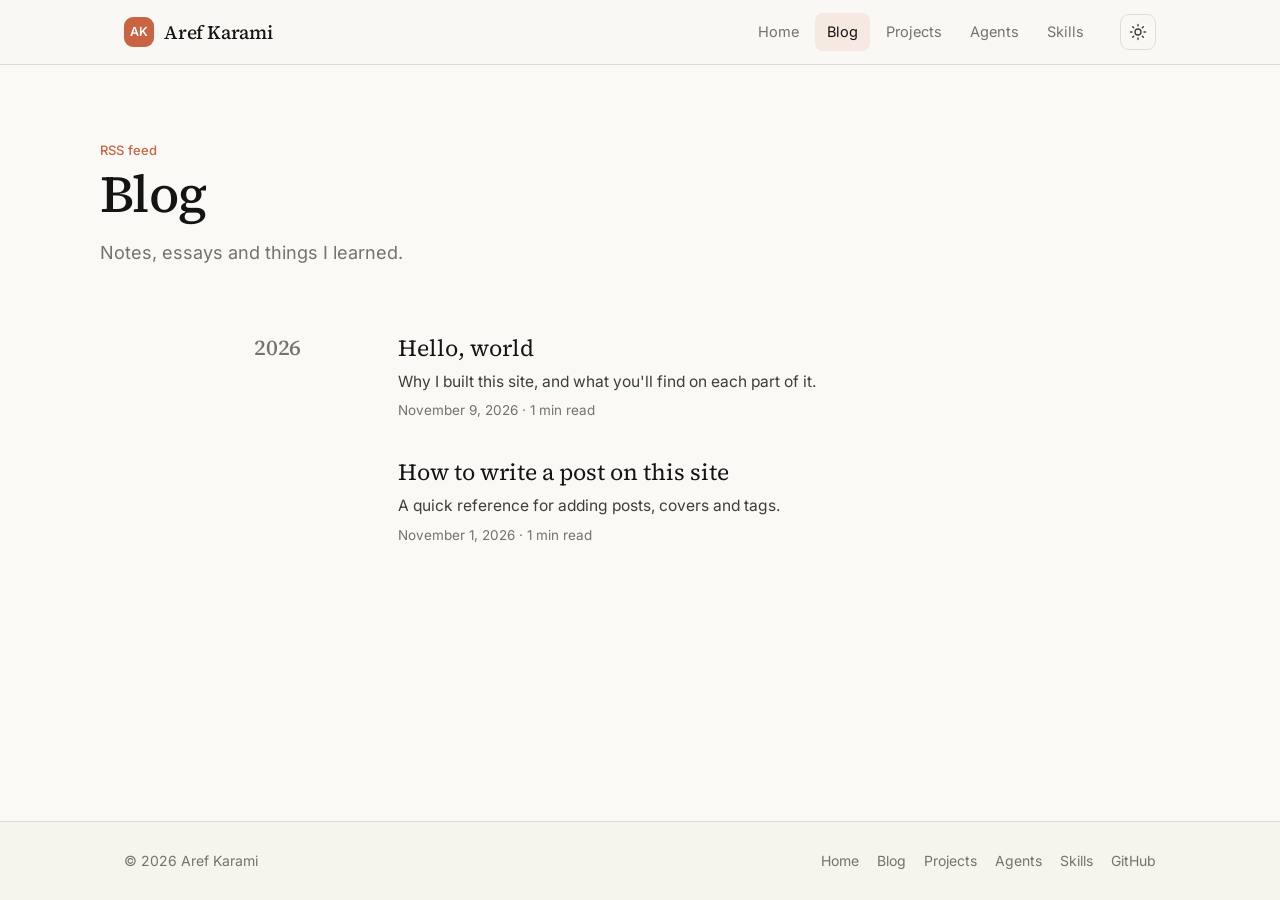
<file: index.html>
<!DOCTYPE html><html lang="en"><head><meta charset="utf-8"><meta name="viewport" content="width=device-width, initial-scale=1"><title>Blog · Aref Karami</title><meta name="description" content="Notes, essays and things I learned."><link rel="canonical" href="https://blog.arefkarami.ir/"><link rel="icon" href="/favicon.svg" type="image/svg+xml"><meta property="og:title" content="Blog · Aref Karami"><meta property="og:description" content="Notes, essays and things I learned."><meta property="og:url" content="https://blog.arefkarami.ir/"><meta property="og:type" content="website"><meta name="theme-color" content="#faf9f5" media="(prefers-color-scheme: light)"><meta name="theme-color" content="#262624" media="(prefers-color-scheme: dark)"><link rel="alternate" type="application/rss+xml" title="Aref Karami · Blog" href="/rss.xml"><script>
      // Theme is stored in a cookie on the parent domain, so all subdomains share it.
      (function () {
        var m = document.cookie.match(/(?:^|; )theme=(light|dark)/);
        var t = m ? m[1] : matchMedia('(prefers-color-scheme: dark)').matches ? 'dark' : 'light';
        document.documentElement.dataset.theme = t;
      })();
    </script><link rel="stylesheet" href="/_astro/Base.CtZxpJiq.css"><style>.page-head[data-astro-cid-lcdefpme] .eyebrow[data-astro-cid-lcdefpme] a[data-astro-cid-lcdefpme]{color:var(--accent)}.list[data-astro-cid-lcdefpme]{max-width:820px}.year[data-astro-cid-lcdefpme]{grid-template-columns:120px 1fr;gap:24px;padding-block:8px 32px;display:grid}.year[data-astro-cid-lcdefpme]+.year[data-astro-cid-lcdefpme]{border-top:1px solid var(--border);padding-top:32px}h2[data-astro-cid-lcdefpme]{color:var(--muted);padding-top:18px;font-size:22px}ul[data-astro-cid-lcdefpme]{margin:0;padding:0;list-style:none}li[data-astro-cid-lcdefpme] a[data-astro-cid-lcdefpme]{border-radius:var(--radius);flex-direction:column;gap:6px;margin-inline:-20px;padding:18px 20px;transition:background .15s;display:flex}li[data-astro-cid-lcdefpme] a[data-astro-cid-lcdefpme]:hover{background:var(--bg-soft)}li[data-astro-cid-lcdefpme] a[data-astro-cid-lcdefpme]:hover .title[data-astro-cid-lcdefpme]{color:var(--accent)}.title[data-astro-cid-lcdefpme]{font-family:var(--serif);font-size:23px;line-height:1.3;transition:color .15s}.desc[data-astro-cid-lcdefpme]{color:var(--text-2);font-size:15.5px}.meta[data-astro-cid-lcdefpme]{color:var(--muted);font-size:13.5px}@media (width<=640px){.year[data-astro-cid-lcdefpme]{grid-template-columns:1fr;gap:0}h2[data-astro-cid-lcdefpme]{padding-top:0}}
</style></head><body><header class="header" data-astro-cid-v7r2cqrx><div class="wrap bar" data-astro-cid-v7r2cqrx><a class="brand" href="https://arefkarami.ir/" data-astro-cid-v7r2cqrx><span class="mark" aria-hidden="true" data-astro-cid-v7r2cqrx>AK</span><span class="name" data-astro-cid-v7r2cqrx>Aref Karami</span></a><nav class="nav" aria-label="Sites" data-astro-cid-v7r2cqrx><a href="https://arefkarami.ir/" data-astro-cid-v7r2cqrx>Home</a><a href="https://blog.arefkarami.ir/" aria-current="page" data-astro-cid-v7r2cqrx>Blog</a><a href="https://projects.arefkarami.ir/" data-astro-cid-v7r2cqrx>Projects</a><a href="https://agents.arefkarami.ir/" data-astro-cid-v7r2cqrx>Agents</a><a href="https://skills.arefkarami.ir/" data-astro-cid-v7r2cqrx>Skills</a></nav><button class="theme" type="button" aria-label="Toggle dark mode" data-theme-toggle data-astro-cid-v7r2cqrx><svg class="sun" viewBox="0 0 24 24" width="18" height="18" fill="none" stroke="currentColor" stroke-width="1.8" stroke-linecap="round" data-astro-cid-v7r2cqrx><circle cx="12" cy="12" r="4" data-astro-cid-v7r2cqrx></circle><path d="M12 2v2M12 20v2M4.9 4.9l1.4 1.4M17.7 17.7l1.4 1.4M2 12h2M20 12h2M4.9 19.1l1.4-1.4M17.7 6.3l1.4-1.4" data-astro-cid-v7r2cqrx></path></svg><svg class="moon" viewBox="0 0 24 24" width="18" height="18" fill="none" stroke="currentColor" stroke-width="1.8" stroke-linejoin="round" data-astro-cid-v7r2cqrx><path d="M20.5 14.5A8.5 8.5 0 0 1 9.5 3.5a8.5 8.5 0 1 0 11 11Z" data-astro-cid-v7r2cqrx></path></svg></button></div></header><script type="module">document.querySelector(`[data-theme-toggle]`)?.addEventListener(`click`,()=>{let e=document.documentElement.dataset.theme===`dark`?`light`:`dark`;document.documentElement.dataset.theme=e;let t=location.hostname.endsWith(`arefkarami.ir`)?`; domain=.arefkarami.ir`:``;document.cookie=`theme=${e}; path=/; max-age=31536000; samesite=lax${t}`});</script><main><section class="wrap page-head" data-astro-cid-lcdefpme><span class="eyebrow" data-astro-cid-lcdefpme><a href="/rss.xml" data-astro-cid-lcdefpme>RSS feed</a></span><h1 data-astro-cid-lcdefpme>Blog</h1><p data-astro-cid-lcdefpme>Notes, essays and things I learned.</p></section><section class="wrap list" data-astro-cid-lcdefpme><div class="year" data-astro-cid-lcdefpme><h2 data-astro-cid-lcdefpme>2026</h2><ul data-astro-cid-lcdefpme><li data-astro-cid-lcdefpme><a href="/hello-world/" data-astro-cid-lcdefpme><span class="title" data-astro-cid-lcdefpme>Hello, world</span><span class="desc" data-astro-cid-lcdefpme>Why I built this site, and what you&#39;ll find on each part of it.</span><span class="meta" data-astro-cid-lcdefpme>November 9, 2026 · 1 min read</span></a></li><li data-astro-cid-lcdefpme><a href="/how-to-write-a-post/" data-astro-cid-lcdefpme><span class="title" data-astro-cid-lcdefpme>How to write a post on this site</span><span class="desc" data-astro-cid-lcdefpme>A quick reference for adding posts, covers and tags.</span><span class="meta" data-astro-cid-lcdefpme>November 1, 2026 · 1 min read</span></a></li></ul></div></section></main><footer class="footer" data-astro-cid-bmedpnj6><div class="wrap row" data-astro-cid-bmedpnj6><p class="copy" data-astro-cid-bmedpnj6>© 2026 Aref Karami</p><nav aria-label="Footer" data-astro-cid-bmedpnj6><a href="https://arefkarami.ir/" data-astro-cid-bmedpnj6>Home</a><a href="https://blog.arefkarami.ir/" data-astro-cid-bmedpnj6>Blog</a><a href="https://projects.arefkarami.ir/" data-astro-cid-bmedpnj6>Projects</a><a href="https://agents.arefkarami.ir/" data-astro-cid-bmedpnj6>Agents</a><a href="https://skills.arefkarami.ir/" data-astro-cid-bmedpnj6>Skills</a><a href="https://github.com/Aref-karami" rel="me noopener" target="_blank" data-astro-cid-bmedpnj6>GitHub</a></nav></div></footer></body></html>
</file>
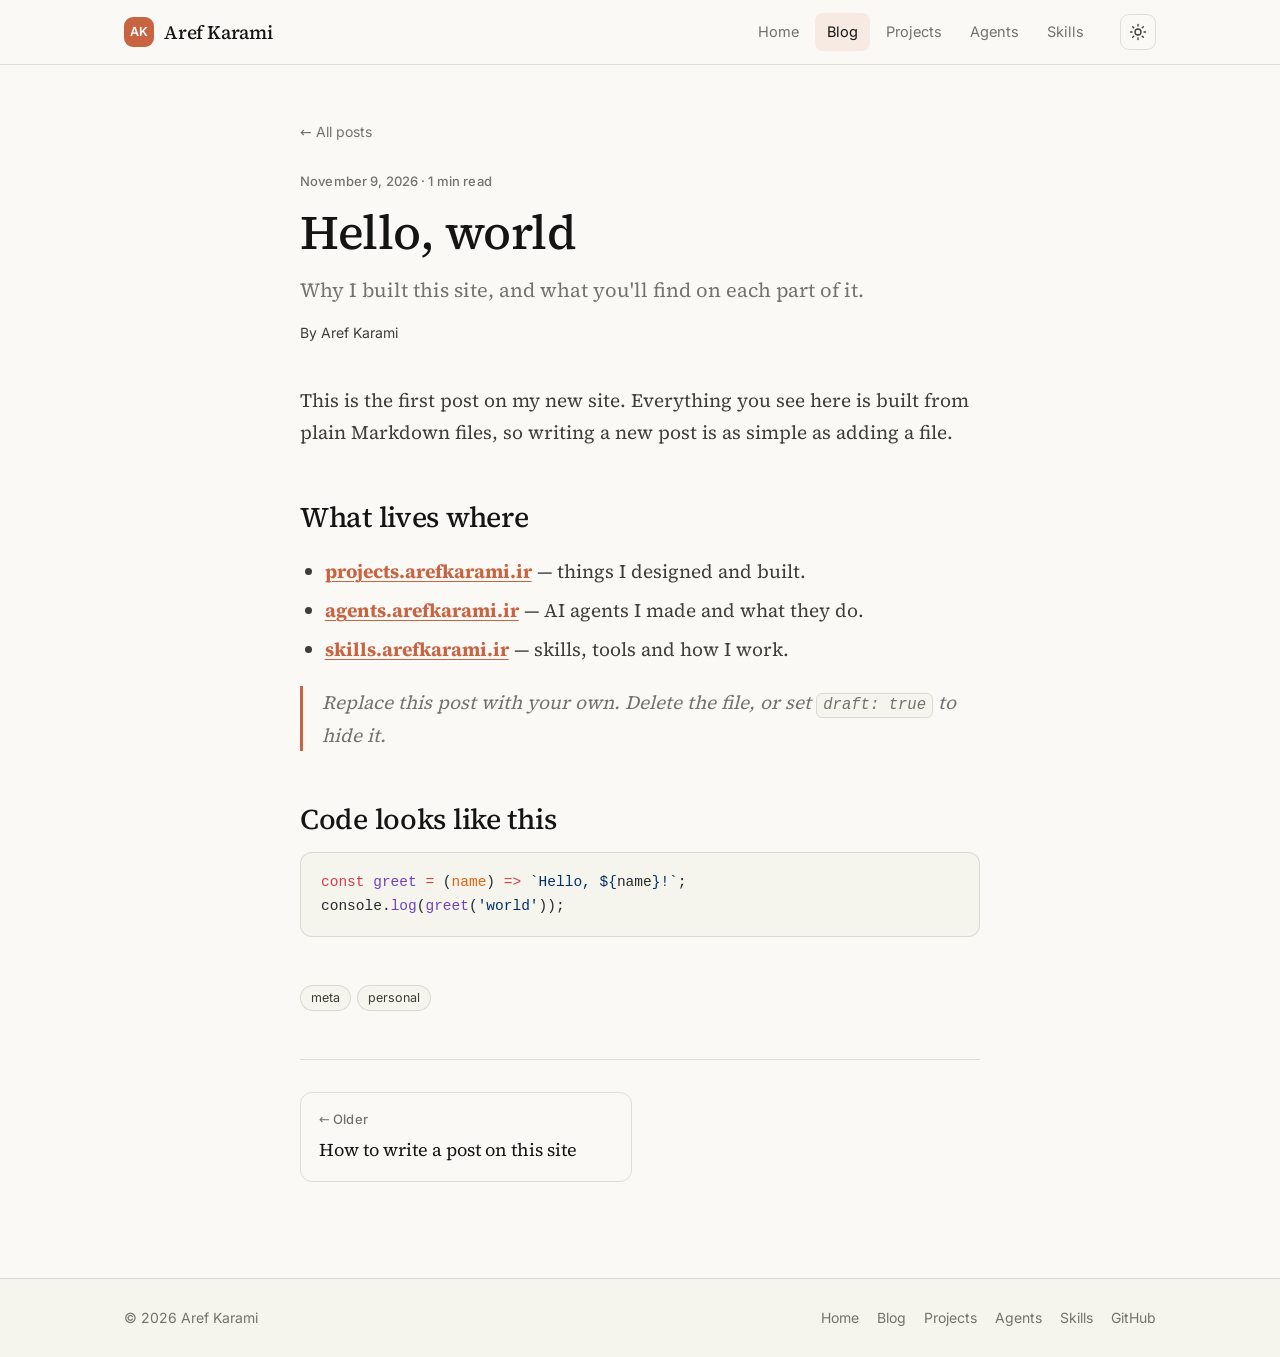
<file: hello-world/index.html>
<!DOCTYPE html><html lang="en"><head><meta charset="utf-8"><meta name="viewport" content="width=device-width, initial-scale=1"><title>Hello, world · Aref Karami</title><meta name="description" content="Why I built this site, and what you'll find on each part of it."><link rel="canonical" href="https://blog.arefkarami.ir/hello-world/"><link rel="icon" href="/favicon.svg" type="image/svg+xml"><meta property="og:title" content="Hello, world · Aref Karami"><meta property="og:description" content="Why I built this site, and what you'll find on each part of it."><meta property="og:url" content="https://blog.arefkarami.ir/hello-world/"><meta property="og:type" content="website"><meta name="theme-color" content="#faf9f5" media="(prefers-color-scheme: light)"><meta name="theme-color" content="#262624" media="(prefers-color-scheme: dark)"><link rel="alternate" type="application/rss+xml" title="Aref Karami · Blog" href="/rss.xml"><script>
      // Theme is stored in a cookie on the parent domain, so all subdomains share it.
      (function () {
        var m = document.cookie.match(/(?:^|; )theme=(light|dark)/);
        var t = m ? m[1] : matchMedia('(prefers-color-scheme: dark)').matches ? 'dark' : 'light';
        document.documentElement.dataset.theme = t;
      })();
    </script><link rel="stylesheet" href="/_astro/Base.CtZxpJiq.css"><style>article[data-astro-cid-kpaidhwy]{max-width:calc(var(--prose) + 48px)}.head[data-astro-cid-kpaidhwy]{flex-direction:column;gap:12px;padding:56px 0 40px;display:flex}.back[data-astro-cid-kpaidhwy]{color:var(--muted);margin-bottom:16px;font-size:14px}.back[data-astro-cid-kpaidhwy]:hover{color:var(--accent)}h1[data-astro-cid-kpaidhwy]{font-size:clamp(34px,6vw,48px)}.lead[data-astro-cid-kpaidhwy]{font-size:20px;font-family:var(--serif);color:var(--muted)}.by[data-astro-cid-kpaidhwy]{color:var(--text-2);margin-top:4px;font-size:14px}.cover[data-astro-cid-kpaidhwy]{border-radius:var(--radius-lg);border:1px solid var(--border);width:100%;margin-bottom:44px}.tags[data-astro-cid-kpaidhwy]{flex-wrap:wrap;gap:6px;margin-top:48px;display:flex}.pager[data-astro-cid-kpaidhwy]{border-top:1px solid var(--border);grid-template-columns:1fr 1fr;gap:16px;margin-top:48px;padding-top:32px;display:grid}.pager[data-astro-cid-kpaidhwy] a[data-astro-cid-kpaidhwy]{font-family:var(--serif);border:1px solid var(--border);border-radius:var(--radius);flex-direction:column;gap:6px;padding:16px 18px;font-size:18px;display:flex}.pager[data-astro-cid-kpaidhwy] a[data-astro-cid-kpaidhwy]:hover{border-color:var(--accent)}.pager[data-astro-cid-kpaidhwy] .next[data-astro-cid-kpaidhwy]{text-align:right;grid-column:2}@media (width<=560px){.pager[data-astro-cid-kpaidhwy]{grid-template-columns:1fr}.pager[data-astro-cid-kpaidhwy] .next[data-astro-cid-kpaidhwy]{grid-column:1}}
</style></head><body><header class="header" data-astro-cid-v7r2cqrx><div class="wrap bar" data-astro-cid-v7r2cqrx><a class="brand" href="https://arefkarami.ir/" data-astro-cid-v7r2cqrx><span class="mark" aria-hidden="true" data-astro-cid-v7r2cqrx>AK</span><span class="name" data-astro-cid-v7r2cqrx>Aref Karami</span></a><nav class="nav" aria-label="Sites" data-astro-cid-v7r2cqrx><a href="https://arefkarami.ir/" data-astro-cid-v7r2cqrx>Home</a><a href="https://blog.arefkarami.ir/" aria-current="page" data-astro-cid-v7r2cqrx>Blog</a><a href="https://projects.arefkarami.ir/" data-astro-cid-v7r2cqrx>Projects</a><a href="https://agents.arefkarami.ir/" data-astro-cid-v7r2cqrx>Agents</a><a href="https://skills.arefkarami.ir/" data-astro-cid-v7r2cqrx>Skills</a></nav><button class="theme" type="button" aria-label="Toggle dark mode" data-theme-toggle data-astro-cid-v7r2cqrx><svg class="sun" viewBox="0 0 24 24" width="18" height="18" fill="none" stroke="currentColor" stroke-width="1.8" stroke-linecap="round" data-astro-cid-v7r2cqrx><circle cx="12" cy="12" r="4" data-astro-cid-v7r2cqrx></circle><path d="M12 2v2M12 20v2M4.9 4.9l1.4 1.4M17.7 17.7l1.4 1.4M2 12h2M20 12h2M4.9 19.1l1.4-1.4M17.7 6.3l1.4-1.4" data-astro-cid-v7r2cqrx></path></svg><svg class="moon" viewBox="0 0 24 24" width="18" height="18" fill="none" stroke="currentColor" stroke-width="1.8" stroke-linejoin="round" data-astro-cid-v7r2cqrx><path d="M20.5 14.5A8.5 8.5 0 0 1 9.5 3.5a8.5 8.5 0 1 0 11 11Z" data-astro-cid-v7r2cqrx></path></svg></button></div></header><script type="module">document.querySelector(`[data-theme-toggle]`)?.addEventListener(`click`,()=>{let e=document.documentElement.dataset.theme===`dark`?`light`:`dark`;document.documentElement.dataset.theme=e;let t=location.hostname.endsWith(`arefkarami.ir`)?`; domain=.arefkarami.ir`:``;document.cookie=`theme=${e}; path=/; max-age=31536000; samesite=lax${t}`});</script><main><article class="wrap" data-astro-cid-kpaidhwy><header class="head" data-astro-cid-kpaidhwy><a class="back" href="/" data-astro-cid-kpaidhwy>← All posts</a><span class="eyebrow" data-astro-cid-kpaidhwy>November 9, 2026 · 1 min read</span><h1 data-astro-cid-kpaidhwy>Hello, world</h1><p class="lead" data-astro-cid-kpaidhwy>Why I built this site, and what you&#39;ll find on each part of it.</p><span class="by" data-astro-cid-kpaidhwy>By Aref Karami</span></header><div class="prose" data-astro-cid-kpaidhwy><p>This is the first post on my new site. Everything you see here is built from plain
Markdown files, so writing a new post is as simple as adding a file.</p>
<h2 id="what-lives-where">What lives where</h2>
<ul>
<li><strong><a href="https://projects.arefkarami.ir">projects.arefkarami.ir</a></strong> — things I designed and built.</li>
<li><strong><a href="https://agents.arefkarami.ir">agents.arefkarami.ir</a></strong> — AI agents I made and what they do.</li>
<li><strong><a href="https://skills.arefkarami.ir">skills.arefkarami.ir</a></strong> — skills, tools and how I work.</li>
</ul>
<blockquote>
<p>Replace this post with your own. Delete the file, or set <code>draft: true</code> to hide it.</p>
</blockquote>
<h2 id="code-looks-like-this">Code looks like this</h2>
<pre class="astro-code astro-code-themes github-light github-dark" style="background-color:#fff;--shiki-dark-bg:#24292e;color:#24292e;--shiki-dark:#e1e4e8; overflow-x: auto;" tabindex="0" data-language="js"><code><span class="line"><span style="color:#D73A49;--shiki-dark:#F97583">const</span><span style="color:#6F42C1;--shiki-dark:#B392F0"> greet</span><span style="color:#D73A49;--shiki-dark:#F97583"> =</span><span style="color:#24292E;--shiki-dark:#E1E4E8"> (</span><span style="color:#E36209;--shiki-dark:#FFAB70">name</span><span style="color:#24292E;--shiki-dark:#E1E4E8">) </span><span style="color:#D73A49;--shiki-dark:#F97583">=&gt;</span><span style="color:#032F62;--shiki-dark:#9ECBFF"> `Hello, ${</span><span style="color:#24292E;--shiki-dark:#E1E4E8">name</span><span style="color:#032F62;--shiki-dark:#9ECBFF">}!`</span><span style="color:#24292E;--shiki-dark:#E1E4E8">;</span></span>
<span class="line"><span style="color:#24292E;--shiki-dark:#E1E4E8">console.</span><span style="color:#6F42C1;--shiki-dark:#B392F0">log</span><span style="color:#24292E;--shiki-dark:#E1E4E8">(</span><span style="color:#6F42C1;--shiki-dark:#B392F0">greet</span><span style="color:#24292E;--shiki-dark:#E1E4E8">(</span><span style="color:#032F62;--shiki-dark:#9ECBFF">'world'</span><span style="color:#24292E;--shiki-dark:#E1E4E8">));</span></span></code></pre>
</div><div class="tags" data-astro-cid-kpaidhwy><span class="tag" data-astro-cid-kpaidhwy>meta</span><span class="tag" data-astro-cid-kpaidhwy>personal</span></div><nav class="pager" aria-label="More posts" data-astro-cid-kpaidhwy><a href="/how-to-write-a-post/" data-astro-cid-kpaidhwy><span class="eyebrow" data-astro-cid-kpaidhwy>← Older</span>How to write a post on this site</a></nav></article></main><footer class="footer" data-astro-cid-bmedpnj6><div class="wrap row" data-astro-cid-bmedpnj6><p class="copy" data-astro-cid-bmedpnj6>© 2026 Aref Karami</p><nav aria-label="Footer" data-astro-cid-bmedpnj6><a href="https://arefkarami.ir/" data-astro-cid-bmedpnj6>Home</a><a href="https://blog.arefkarami.ir/" data-astro-cid-bmedpnj6>Blog</a><a href="https://projects.arefkarami.ir/" data-astro-cid-bmedpnj6>Projects</a><a href="https://agents.arefkarami.ir/" data-astro-cid-bmedpnj6>Agents</a><a href="https://skills.arefkarami.ir/" data-astro-cid-bmedpnj6>Skills</a><a href="https://github.com/Aref-karami" rel="me noopener" target="_blank" data-astro-cid-bmedpnj6>GitHub</a></nav></div></footer></body></html>
</file>
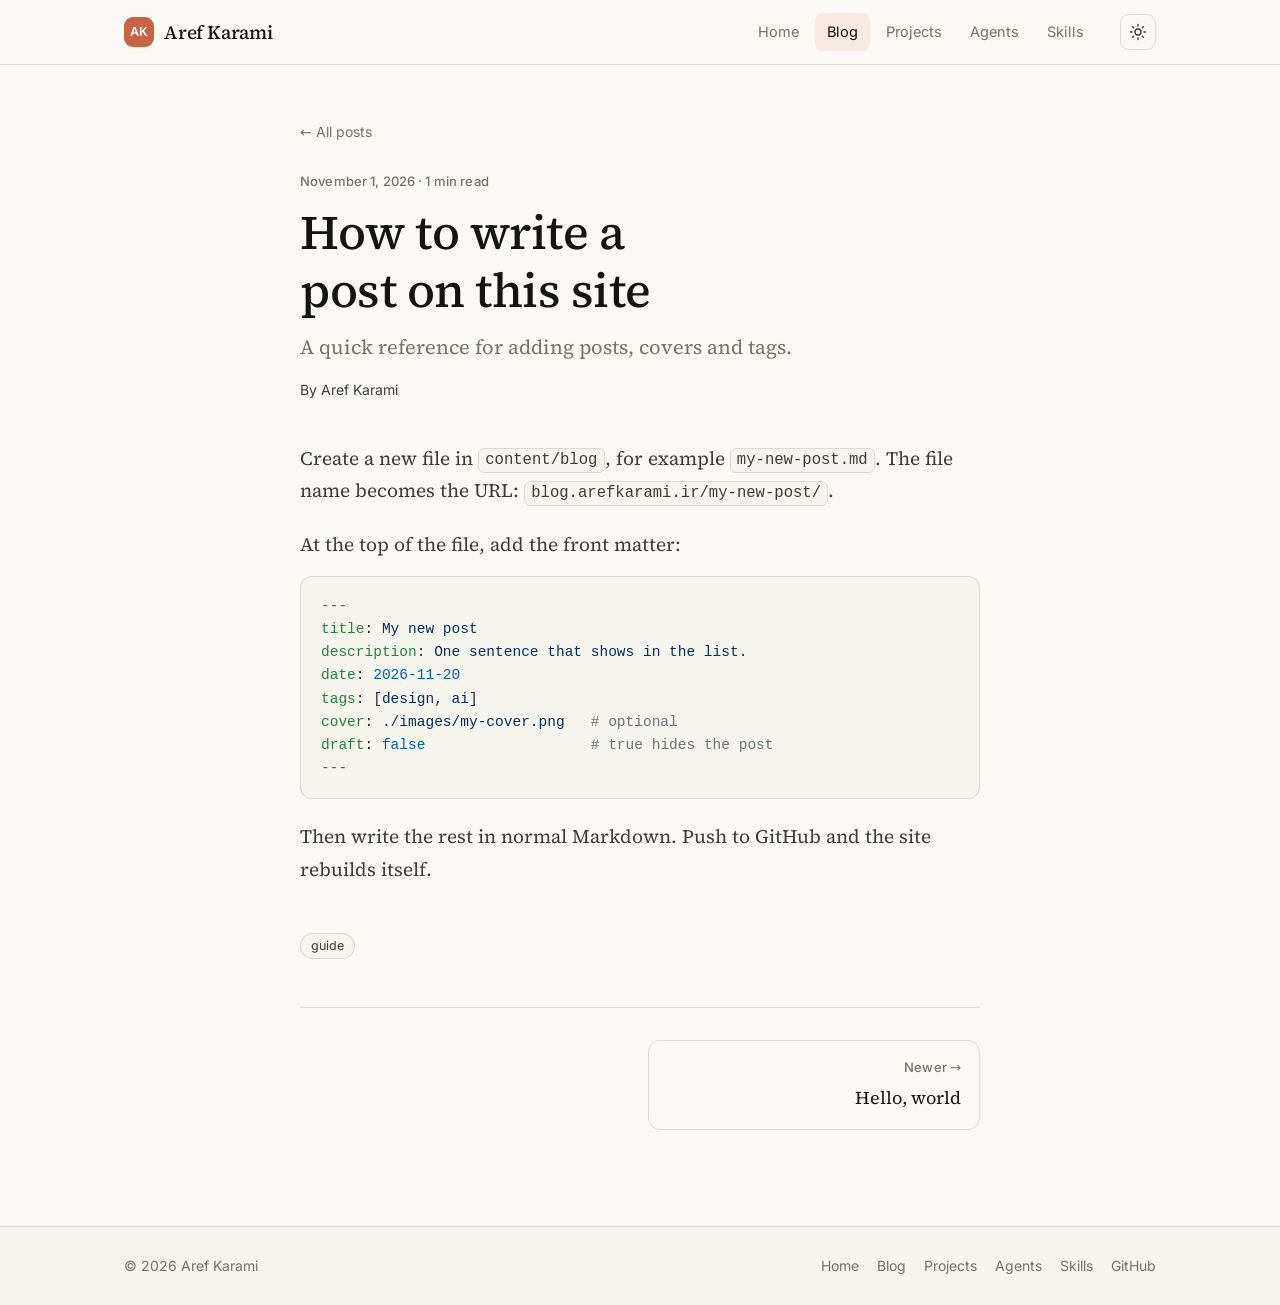
<file: how-to-write-a-post/index.html>
<!DOCTYPE html><html lang="en"><head><meta charset="utf-8"><meta name="viewport" content="width=device-width, initial-scale=1"><title>How to write a post on this site · Aref Karami</title><meta name="description" content="A quick reference for adding posts, covers and tags."><link rel="canonical" href="https://blog.arefkarami.ir/how-to-write-a-post/"><link rel="icon" href="/favicon.svg" type="image/svg+xml"><meta property="og:title" content="How to write a post on this site · Aref Karami"><meta property="og:description" content="A quick reference for adding posts, covers and tags."><meta property="og:url" content="https://blog.arefkarami.ir/how-to-write-a-post/"><meta property="og:type" content="website"><meta name="theme-color" content="#faf9f5" media="(prefers-color-scheme: light)"><meta name="theme-color" content="#262624" media="(prefers-color-scheme: dark)"><link rel="alternate" type="application/rss+xml" title="Aref Karami · Blog" href="/rss.xml"><script>
      // Theme is stored in a cookie on the parent domain, so all subdomains share it.
      (function () {
        var m = document.cookie.match(/(?:^|; )theme=(light|dark)/);
        var t = m ? m[1] : matchMedia('(prefers-color-scheme: dark)').matches ? 'dark' : 'light';
        document.documentElement.dataset.theme = t;
      })();
    </script><link rel="stylesheet" href="/_astro/Base.CtZxpJiq.css"><style>article[data-astro-cid-kpaidhwy]{max-width:calc(var(--prose) + 48px)}.head[data-astro-cid-kpaidhwy]{flex-direction:column;gap:12px;padding:56px 0 40px;display:flex}.back[data-astro-cid-kpaidhwy]{color:var(--muted);margin-bottom:16px;font-size:14px}.back[data-astro-cid-kpaidhwy]:hover{color:var(--accent)}h1[data-astro-cid-kpaidhwy]{font-size:clamp(34px,6vw,48px)}.lead[data-astro-cid-kpaidhwy]{font-size:20px;font-family:var(--serif);color:var(--muted)}.by[data-astro-cid-kpaidhwy]{color:var(--text-2);margin-top:4px;font-size:14px}.cover[data-astro-cid-kpaidhwy]{border-radius:var(--radius-lg);border:1px solid var(--border);width:100%;margin-bottom:44px}.tags[data-astro-cid-kpaidhwy]{flex-wrap:wrap;gap:6px;margin-top:48px;display:flex}.pager[data-astro-cid-kpaidhwy]{border-top:1px solid var(--border);grid-template-columns:1fr 1fr;gap:16px;margin-top:48px;padding-top:32px;display:grid}.pager[data-astro-cid-kpaidhwy] a[data-astro-cid-kpaidhwy]{font-family:var(--serif);border:1px solid var(--border);border-radius:var(--radius);flex-direction:column;gap:6px;padding:16px 18px;font-size:18px;display:flex}.pager[data-astro-cid-kpaidhwy] a[data-astro-cid-kpaidhwy]:hover{border-color:var(--accent)}.pager[data-astro-cid-kpaidhwy] .next[data-astro-cid-kpaidhwy]{text-align:right;grid-column:2}@media (width<=560px){.pager[data-astro-cid-kpaidhwy]{grid-template-columns:1fr}.pager[data-astro-cid-kpaidhwy] .next[data-astro-cid-kpaidhwy]{grid-column:1}}
</style></head><body><header class="header" data-astro-cid-v7r2cqrx><div class="wrap bar" data-astro-cid-v7r2cqrx><a class="brand" href="https://arefkarami.ir/" data-astro-cid-v7r2cqrx><span class="mark" aria-hidden="true" data-astro-cid-v7r2cqrx>AK</span><span class="name" data-astro-cid-v7r2cqrx>Aref Karami</span></a><nav class="nav" aria-label="Sites" data-astro-cid-v7r2cqrx><a href="https://arefkarami.ir/" data-astro-cid-v7r2cqrx>Home</a><a href="https://blog.arefkarami.ir/" aria-current="page" data-astro-cid-v7r2cqrx>Blog</a><a href="https://projects.arefkarami.ir/" data-astro-cid-v7r2cqrx>Projects</a><a href="https://agents.arefkarami.ir/" data-astro-cid-v7r2cqrx>Agents</a><a href="https://skills.arefkarami.ir/" data-astro-cid-v7r2cqrx>Skills</a></nav><button class="theme" type="button" aria-label="Toggle dark mode" data-theme-toggle data-astro-cid-v7r2cqrx><svg class="sun" viewBox="0 0 24 24" width="18" height="18" fill="none" stroke="currentColor" stroke-width="1.8" stroke-linecap="round" data-astro-cid-v7r2cqrx><circle cx="12" cy="12" r="4" data-astro-cid-v7r2cqrx></circle><path d="M12 2v2M12 20v2M4.9 4.9l1.4 1.4M17.7 17.7l1.4 1.4M2 12h2M20 12h2M4.9 19.1l1.4-1.4M17.7 6.3l1.4-1.4" data-astro-cid-v7r2cqrx></path></svg><svg class="moon" viewBox="0 0 24 24" width="18" height="18" fill="none" stroke="currentColor" stroke-width="1.8" stroke-linejoin="round" data-astro-cid-v7r2cqrx><path d="M20.5 14.5A8.5 8.5 0 0 1 9.5 3.5a8.5 8.5 0 1 0 11 11Z" data-astro-cid-v7r2cqrx></path></svg></button></div></header><script type="module">document.querySelector(`[data-theme-toggle]`)?.addEventListener(`click`,()=>{let e=document.documentElement.dataset.theme===`dark`?`light`:`dark`;document.documentElement.dataset.theme=e;let t=location.hostname.endsWith(`arefkarami.ir`)?`; domain=.arefkarami.ir`:``;document.cookie=`theme=${e}; path=/; max-age=31536000; samesite=lax${t}`});</script><main><article class="wrap" data-astro-cid-kpaidhwy><header class="head" data-astro-cid-kpaidhwy><a class="back" href="/" data-astro-cid-kpaidhwy>← All posts</a><span class="eyebrow" data-astro-cid-kpaidhwy>November 1, 2026 · 1 min read</span><h1 data-astro-cid-kpaidhwy>How to write a post on this site</h1><p class="lead" data-astro-cid-kpaidhwy>A quick reference for adding posts, covers and tags.</p><span class="by" data-astro-cid-kpaidhwy>By Aref Karami</span></header><div class="prose" data-astro-cid-kpaidhwy><p>Create a new file in <code>content/blog</code>, for example <code>my-new-post.md</code>. The file name
becomes the URL: <code>blog.arefkarami.ir/my-new-post/</code>.</p>
<p>At the top of the file, add the front matter:</p>
<pre class="astro-code astro-code-themes github-light github-dark" style="background-color:#fff;--shiki-dark-bg:#24292e;color:#24292e;--shiki-dark:#e1e4e8; overflow-x: auto;" tabindex="0" data-language="yaml"><code><span class="line"><span style="color:#6F42C1;--shiki-dark:#B392F0">---</span></span>
<span class="line"><span style="color:#22863A;--shiki-dark:#85E89D">title</span><span style="color:#24292E;--shiki-dark:#E1E4E8">: </span><span style="color:#032F62;--shiki-dark:#9ECBFF">My new post</span></span>
<span class="line"><span style="color:#22863A;--shiki-dark:#85E89D">description</span><span style="color:#24292E;--shiki-dark:#E1E4E8">: </span><span style="color:#032F62;--shiki-dark:#9ECBFF">One sentence that shows in the list.</span></span>
<span class="line"><span style="color:#22863A;--shiki-dark:#85E89D">date</span><span style="color:#24292E;--shiki-dark:#E1E4E8">: </span><span style="color:#005CC5;--shiki-dark:#79B8FF">2026-11-20</span></span>
<span class="line"><span style="color:#22863A;--shiki-dark:#85E89D">tags</span><span style="color:#24292E;--shiki-dark:#E1E4E8">: [</span><span style="color:#032F62;--shiki-dark:#9ECBFF">design</span><span style="color:#24292E;--shiki-dark:#E1E4E8">, </span><span style="color:#032F62;--shiki-dark:#9ECBFF">ai</span><span style="color:#24292E;--shiki-dark:#E1E4E8">]</span></span>
<span class="line"><span style="color:#22863A;--shiki-dark:#85E89D">cover</span><span style="color:#24292E;--shiki-dark:#E1E4E8">: </span><span style="color:#032F62;--shiki-dark:#9ECBFF">./images/my-cover.png</span><span style="color:#6A737D;--shiki-dark:#6A737D">   # optional</span></span>
<span class="line"><span style="color:#22863A;--shiki-dark:#85E89D">draft</span><span style="color:#24292E;--shiki-dark:#E1E4E8">: </span><span style="color:#005CC5;--shiki-dark:#79B8FF">false</span><span style="color:#6A737D;--shiki-dark:#6A737D">                   # true hides the post</span></span>
<span class="line"><span style="color:#6F42C1;--shiki-dark:#B392F0">---</span></span></code></pre>
<p>Then write the rest in normal Markdown. Push to GitHub and the site rebuilds itself.</p>
</div><div class="tags" data-astro-cid-kpaidhwy><span class="tag" data-astro-cid-kpaidhwy>guide</span></div><nav class="pager" aria-label="More posts" data-astro-cid-kpaidhwy><span data-astro-cid-kpaidhwy></span><a class="next" href="/hello-world/" data-astro-cid-kpaidhwy><span class="eyebrow" data-astro-cid-kpaidhwy>Newer →</span>Hello, world</a></nav></article></main><footer class="footer" data-astro-cid-bmedpnj6><div class="wrap row" data-astro-cid-bmedpnj6><p class="copy" data-astro-cid-bmedpnj6>© 2026 Aref Karami</p><nav aria-label="Footer" data-astro-cid-bmedpnj6><a href="https://arefkarami.ir/" data-astro-cid-bmedpnj6>Home</a><a href="https://blog.arefkarami.ir/" data-astro-cid-bmedpnj6>Blog</a><a href="https://projects.arefkarami.ir/" data-astro-cid-bmedpnj6>Projects</a><a href="https://agents.arefkarami.ir/" data-astro-cid-bmedpnj6>Agents</a><a href="https://skills.arefkarami.ir/" data-astro-cid-bmedpnj6>Skills</a><a href="https://github.com/Aref-karami" rel="me noopener" target="_blank" data-astro-cid-bmedpnj6>GitHub</a></nav></div></footer></body></html>
</file>
<file: _astro/Base.CtZxpJiq.css>
@font-face{font-family:"Source Serif 4 Variable";font-style:normal;font-display:swap;font-weight:200 900;src:url(/_astro/source-serif-4-cyrillic-ext-wght-normal.DHTKMUil.woff2)format("woff2-variations");unicode-range:U+460-52F,U+1C80-1C8A,U+20B4,U+2DE0-2DFF,U+A640-A69F,U+FE2E-FE2F}@font-face{font-family:"Source Serif 4 Variable";font-style:normal;font-display:swap;font-weight:200 900;src:url(/_astro/source-serif-4-cyrillic-wght-normal.B1g8a0vD.woff2)format("woff2-variations");unicode-range:U+301,U+400-45F,U+490-491,U+4B0-4B1,U+2116}@font-face{font-family:"Source Serif 4 Variable";font-style:normal;font-display:swap;font-weight:200 900;src:url(/_astro/source-serif-4-greek-wght-normal.BpXpdlRW.woff2)format("woff2-variations");unicode-range:U+370-377,U+37A-37F,U+384-38A,U+38C,U+38E-3A1,U+3A3-3FF}@font-face{font-family:"Source Serif 4 Variable";font-style:normal;font-display:swap;font-weight:200 900;src:url(/_astro/source-serif-4-vietnamese-wght-normal.BsaNuasd.woff2)format("woff2-variations");unicode-range:U+102-103,U+110-111,U+128-129,U+168-169,U+1A0-1A1,U+1AF-1B0,U+300-301,U+303-304,U+308-309,U+323,U+329,U+1EA0-1EF9,U+20AB}@font-face{font-family:"Source Serif 4 Variable";font-style:normal;font-display:swap;font-weight:200 900;src:url(/_astro/source-serif-4-latin-ext-wght-normal.BVZ5su8S.woff2)format("woff2-variations");unicode-range:U+100-2BA,U+2BD-2C5,U+2C7-2CC,U+2CE-2D7,U+2DD-2FF,U+304,U+308,U+329,U+1D00-1DBF,U+1E00-1E9F,U+1EF2-1EFF,U+2020,U+20A0-20AB,U+20AD-20C4,U+2113,U+2C60-2C7F,U+A720-A7FF}@font-face{font-family:"Source Serif 4 Variable";font-style:normal;font-display:swap;font-weight:200 900;src:url(/_astro/source-serif-4-latin-wght-normal.DMe4EKeb.woff2)format("woff2-variations");unicode-range:U+??,U+131,U+152-153,U+2BB-2BC,U+2C6,U+2DA,U+2DC,U+304,U+308,U+329,U+2000-206F,U+20AC,U+2122,U+2191,U+2193,U+2212,U+2215,U+FEFF,U+FFFD}@font-face{font-family:Inter Variable;font-style:normal;font-display:swap;font-weight:100 900;src:url(/_astro/inter-cyrillic-ext-wght-normal.BOeWTOD4.woff2)format("woff2-variations");unicode-range:U+460-52F,U+1C80-1C8A,U+20B4,U+2DE0-2DFF,U+A640-A69F,U+FE2E-FE2F}@font-face{font-family:Inter Variable;font-style:normal;font-display:swap;font-weight:100 900;src:url(/_astro/inter-cyrillic-wght-normal.DqGufNeO.woff2)format("woff2-variations");unicode-range:U+301,U+400-45F,U+490-491,U+4B0-4B1,U+2116}@font-face{font-family:Inter Variable;font-style:normal;font-display:swap;font-weight:100 900;src:url(/_astro/inter-greek-ext-wght-normal.DlzME5K_.woff2)format("woff2-variations");unicode-range:U+1F??}@font-face{font-family:Inter Variable;font-style:normal;font-display:swap;font-weight:100 900;src:url(/_astro/inter-greek-wght-normal.CkhJZR-_.woff2)format("woff2-variations");unicode-range:U+370-377,U+37A-37F,U+384-38A,U+38C,U+38E-3A1,U+3A3-3FF}@font-face{font-family:Inter Variable;font-style:normal;font-display:swap;font-weight:100 900;src:url(/_astro/inter-vietnamese-wght-normal.CBcvBZtf.woff2)format("woff2-variations");unicode-range:U+102-103,U+110-111,U+128-129,U+168-169,U+1A0-1A1,U+1AF-1B0,U+300-301,U+303-304,U+308-309,U+323,U+329,U+1EA0-1EF9,U+20AB}@font-face{font-family:Inter Variable;font-style:normal;font-display:swap;font-weight:100 900;src:url(/_astro/inter-latin-ext-wght-normal.DO1Apj_S.woff2)format("woff2-variations");unicode-range:U+100-2BA,U+2BD-2C5,U+2C7-2CC,U+2CE-2D7,U+2DD-2FF,U+304,U+308,U+329,U+1D00-1DBF,U+1E00-1E9F,U+1EF2-1EFF,U+2020,U+20A0-20AB,U+20AD-20C0,U+2113,U+2C60-2C7F,U+A720-A7FF}@font-face{font-family:Inter Variable;font-style:normal;font-display:swap;font-weight:100 900;src:url(/_astro/inter-latin-wght-normal.Dx4kXJAl.woff2)format("woff2-variations");unicode-range:U+??,U+131,U+152-153,U+2BB-2BC,U+2C6,U+2DA,U+2DC,U+304,U+308,U+329,U+2000-206F,U+20AC,U+2122,U+2191,U+2193,U+2212,U+2215,U+FEFF,U+FFFD}:root{--bg:#faf9f5;--bg-soft:#f5f4ed;--surface:#fff;--text:#141413;--text-2:#3d3d3a;--muted:#73726c;--border:#1f1e1d1f;--border-strong:#1f1e1d38;--accent:#c96442;--accent-hover:#b35637;--accent-soft:#c964421a;--on-accent:#fff;--shadow:0 1px 2px #1414130a, 0 4px 16px #1414130a;--serif:"Source Serif 4 Variable", "Iowan Old Style", Georgia, serif;--sans:"Inter Variable", system-ui, -apple-system, "Segoe UI", sans-serif;--mono:ui-monospace, "Cascadia Code", "SF Mono", Consolas, monospace;--radius:12px;--radius-lg:18px;--wrap:1080px;--prose:680px;color-scheme:light}:root[data-theme=dark]{--bg:#262624;--bg-soft:#1f1e1d;--surface:#30302e;--text:#faf9f5;--text-2:#dedcd1;--muted:#a3a197;--border:#dedcd11f;--border-strong:#dedcd13d;--accent:#d97757;--accent-hover:#e38b6d;--accent-soft:#d9775724;--on-accent:#1f1e1d;--shadow:0 1px 2px #0003, 0 6px 20px #0000002e;color-scheme:dark}*,:before,:after{box-sizing:border-box}html{-webkit-text-size-adjust:100%}body{background:var(--bg);color:var(--text);font-family:var(--sans);-webkit-font-smoothing:antialiased;flex-direction:column;min-height:100vh;margin:0;font-size:16px;line-height:1.6;display:flex}main{flex:1}h1,h2,h3,h4{font-family:var(--serif);letter-spacing:-.01em;text-wrap:balance;margin:0;font-weight:500;line-height:1.2}p{text-wrap:pretty;margin:0}a{color:inherit;text-decoration:none}img{max-width:100%;height:auto;display:block}::selection{background:var(--accent-soft)}:focus-visible{outline:2px solid var(--accent);outline-offset:3px;border-radius:6px}.wrap{width:100%;max-width:var(--wrap);margin-inline:auto;padding-inline:24px}@media (width<=600px){.wrap{padding-inline:16px}}.eyebrow{font-family:var(--sans);color:var(--muted);letter-spacing:.01em;font-size:13px;font-weight:500}.tag{background:var(--bg-soft);border:1px solid var(--border);color:var(--text-2);border-radius:999px;align-items:center;padding:6px 10px;font-size:12.5px;line-height:1;display:inline-flex}.btn{font:500 14.5px/1 var(--sans);border:1px solid var(--border-strong);background:var(--surface);color:var(--text);border-radius:10px;align-items:center;gap:8px;padding:11px 16px;transition:background .15s,border-color .15s,transform .15s;display:inline-flex}.btn:hover{background:var(--bg-soft)}.btn--primary{background:var(--accent);border-color:var(--accent);color:var(--on-accent)}.btn--primary:hover{background:var(--accent-hover);border-color:var(--accent-hover)}.page-head{padding:72px 0 40px}.page-head h1{font-size:clamp(36px,6vw,52px)}.page-head p{color:var(--muted);max-width:560px;margin-top:14px;font-size:18px}.empty{text-align:center;color:var(--muted);border:1px dashed var(--border-strong);border-radius:var(--radius-lg);padding:48px 24px}.prose{font-family:var(--serif);color:var(--text-2);max-width:var(--prose);font-size:19px;line-height:1.7}.prose>*+*{margin-top:1.1em}.prose h2{color:var(--text);margin-top:1.8em;font-size:1.5em}.prose h3{color:var(--text);margin-top:1.5em;font-size:1.2em}.prose a{color:var(--accent);text-underline-offset:3px;text-decoration:underline 1px}.prose a:hover{color:var(--accent-hover)}.prose ul,.prose ol{padding-left:1.3em}.prose li+li{margin-top:.35em}.prose blockquote{border-left:3px solid var(--accent);color:var(--muted);margin-inline:0;padding-left:1em;font-style:italic}.prose code{font-family:var(--mono);background:var(--bg-soft);border:1px solid var(--border);border-radius:6px;padding:.15em .4em;font-size:.82em}.prose pre{border-radius:var(--radius);border:1px solid var(--border);padding:18px 20px;font-size:14.5px;line-height:1.6;overflow-x:auto}.prose pre code{font-size:inherit;background:0 0;border:0;padding:0}.prose img{border-radius:var(--radius);border:1px solid var(--border)}.prose hr{border:0;border-top:1px solid var(--border);margin:2.4em 0}.prose table{border-collapse:collapse;width:100%;font-family:var(--sans);font-size:15px}.prose th,.prose td{text-align:left;border-bottom:1px solid var(--border);padding:8px 10px}.astro-code{background-color:var(--bg-soft)!important}:root[data-theme=dark] .astro-code,:root[data-theme=dark] .astro-code span{color:var(--shiki-dark)!important}:root[data-theme=dark] .astro-code{background-color:var(--bg-soft)!important}@media (prefers-reduced-motion:reduce){*{transition:none!important;animation:none!important}}.header[data-astro-cid-v7r2cqrx]{z-index:10;background:color-mix(in srgb, var(--bg) 88%, transparent);-webkit-backdrop-filter:blur(10px);border-bottom:1px solid var(--border);position:sticky;top:0}.bar[data-astro-cid-v7r2cqrx]{align-items:center;gap:24px;height:64px;display:flex}.brand[data-astro-cid-v7r2cqrx]{flex-shrink:0;align-items:center;gap:10px;display:flex}.mark[data-astro-cid-v7r2cqrx]{background:var(--accent);width:30px;height:30px;color:var(--on-accent);font:600 12.5px/1 var(--sans);letter-spacing:.02em;border-radius:9px;place-items:center;display:grid}.name[data-astro-cid-v7r2cqrx]{font-family:var(--serif);letter-spacing:-.01em;font-size:19px;font-weight:500}.nav[data-astro-cid-v7r2cqrx]{gap:4px;margin-left:auto;display:flex}.nav[data-astro-cid-v7r2cqrx] a[data-astro-cid-v7r2cqrx]{color:var(--muted);white-space:nowrap;border-radius:8px;padding:7px 12px;font-size:14.5px;transition:color .15s,background .15s}.nav[data-astro-cid-v7r2cqrx] a[data-astro-cid-v7r2cqrx]:hover{color:var(--text);background:var(--bg-soft)}.nav[data-astro-cid-v7r2cqrx] a[data-astro-cid-v7r2cqrx][aria-current=page]{color:var(--text);background:var(--accent-soft)}.theme[data-astro-cid-v7r2cqrx]{border:1px solid var(--border);width:36px;height:36px;color:var(--text-2);cursor:pointer;background:0 0;border-radius:9px;flex-shrink:0;place-items:center;display:grid}.theme[data-astro-cid-v7r2cqrx]:hover{background:var(--bg-soft)}.moon[data-astro-cid-v7r2cqrx],:root[data-theme=dark] .sun[data-astro-cid-v7r2cqrx]{display:none}:root[data-theme=dark] .moon[data-astro-cid-v7r2cqrx]{display:block}@media (width<=720px){.bar[data-astro-cid-v7r2cqrx]{flex-wrap:wrap;gap:0;height:auto;padding-block:12px 0}.theme[data-astro-cid-v7r2cqrx]{margin-left:auto}.nav[data-astro-cid-v7r2cqrx]{scrollbar-width:none;order:3;width:calc(100% + 32px);margin:10px -16px 0;padding:0 16px 10px;overflow-x:auto}.nav[data-astro-cid-v7r2cqrx]::-webkit-scrollbar{display:none}}.footer[data-astro-cid-bmedpnj6]{border-top:1px solid var(--border);background:var(--bg-soft);margin-top:96px}.row[data-astro-cid-bmedpnj6]{flex-wrap:wrap;justify-content:space-between;align-items:center;gap:16px;padding-block:28px;display:flex}.copy[data-astro-cid-bmedpnj6]{color:var(--muted);font-size:14px}nav[data-astro-cid-bmedpnj6]{flex-wrap:wrap;gap:6px 18px;display:flex}nav[data-astro-cid-bmedpnj6] a[data-astro-cid-bmedpnj6]{color:var(--muted);font-size:14px}nav[data-astro-cid-bmedpnj6] a[data-astro-cid-bmedpnj6]:hover{color:var(--text)}
</file>
